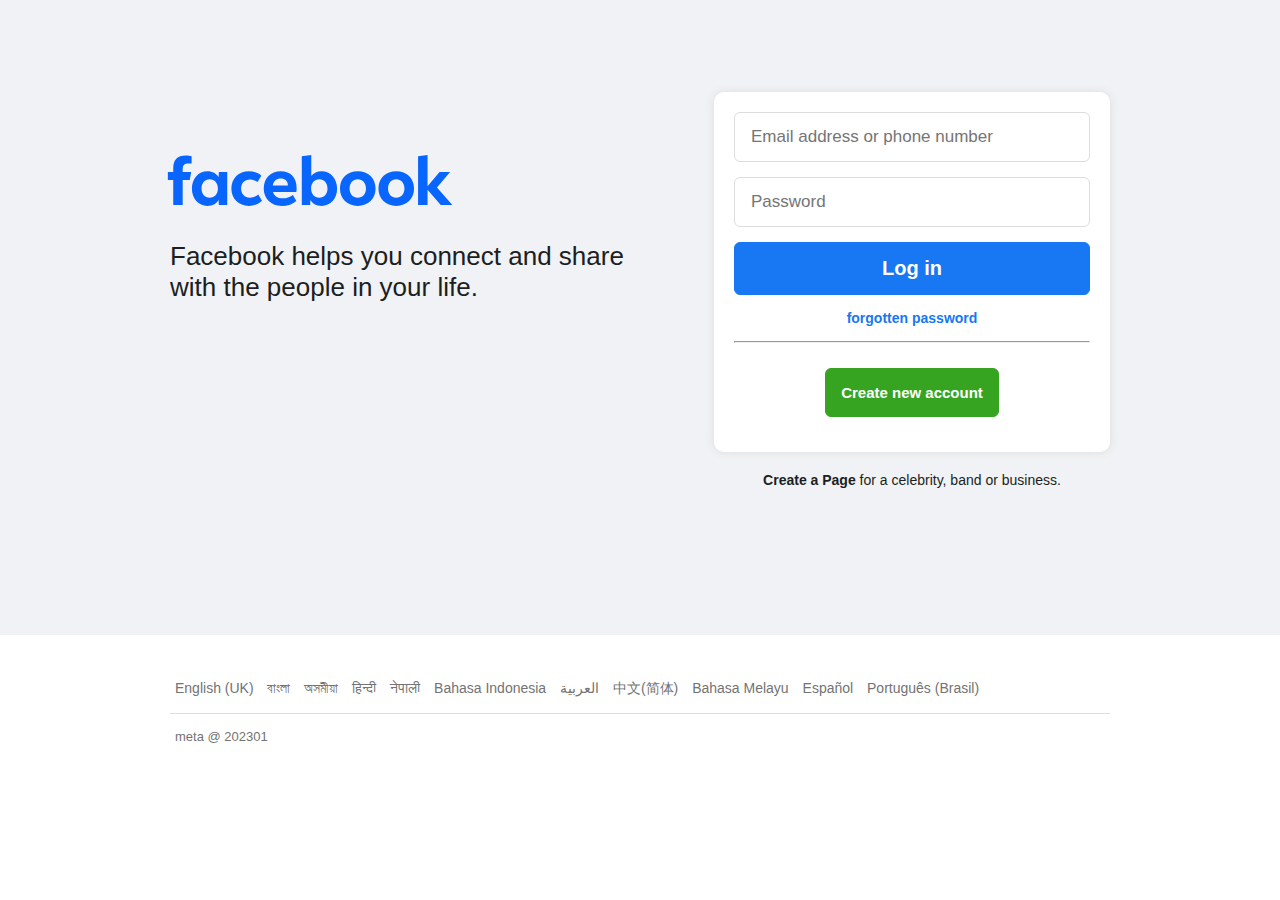
<file: index.html>
<!DOCTYPE html>
<html lang="en">
<head>
    <meta charset="UTF-8">
    <meta name="viewport" content="width=device-width, initial-scale=1.0">
    <title>Facebook - log in or sign up</title>
    <link rel="shortcut icon" href="image-file/facebook_favicon.png" type="image/x-icon">
    <link rel="stylesheet" href="style.css">
    <link rel="stylesheet" href="responsive.css">
</head>
<body>
    <div id="body-area">
        <div class="container">
            <div class="content-area">
                <div class="left-side">
                    <img src="image-file/Facebook.svg" alt="Facebook">
                    <h2>Facebook helps you connect and share <br> with the people in your life.</h2>
                </div>
                <div class="form-area">
                    <form action="#">
                        <input type="text" placeholder="Email address or phone number">
                        <input type="password" placeholder="Password">
                        <input type="button" value="Log in">
                        <a href="#">forgotten password</a>
                        <hr>
                        <button>Create new account</button>
                    </form>
                    <p><a href="#">Create a Page</a> for a celebrity, band or business.</p>
                </div>
            </div>
        </div>
    </div>

    <footer class="footer-area">
        <div class="container">
            <ul>
                <li><a href="">English (UK)</a></li>
                <li><a href="">বাংলা</a></li>
                <li><a href="">অসমীয়া</a></li>
                <li><a href="">हिन्दी</a></li>
                <li><a href="">नेपाली</a></li>
                <li><a href="">Bahasa Indonesia</a></li>
                <li><a href="">العربية</a></li>
                <li><a href="">中文(简体)</a></li>
                <li><a href="">Bahasa Melayu</a></li>
                <li><a href="">Español</a></li>
                <li><a href="">Português (Brasil)</a></li>
            </ul>
            <p>meta @ 202301</p>
        </div>
    </footer>        

</body>
</html>
</file>
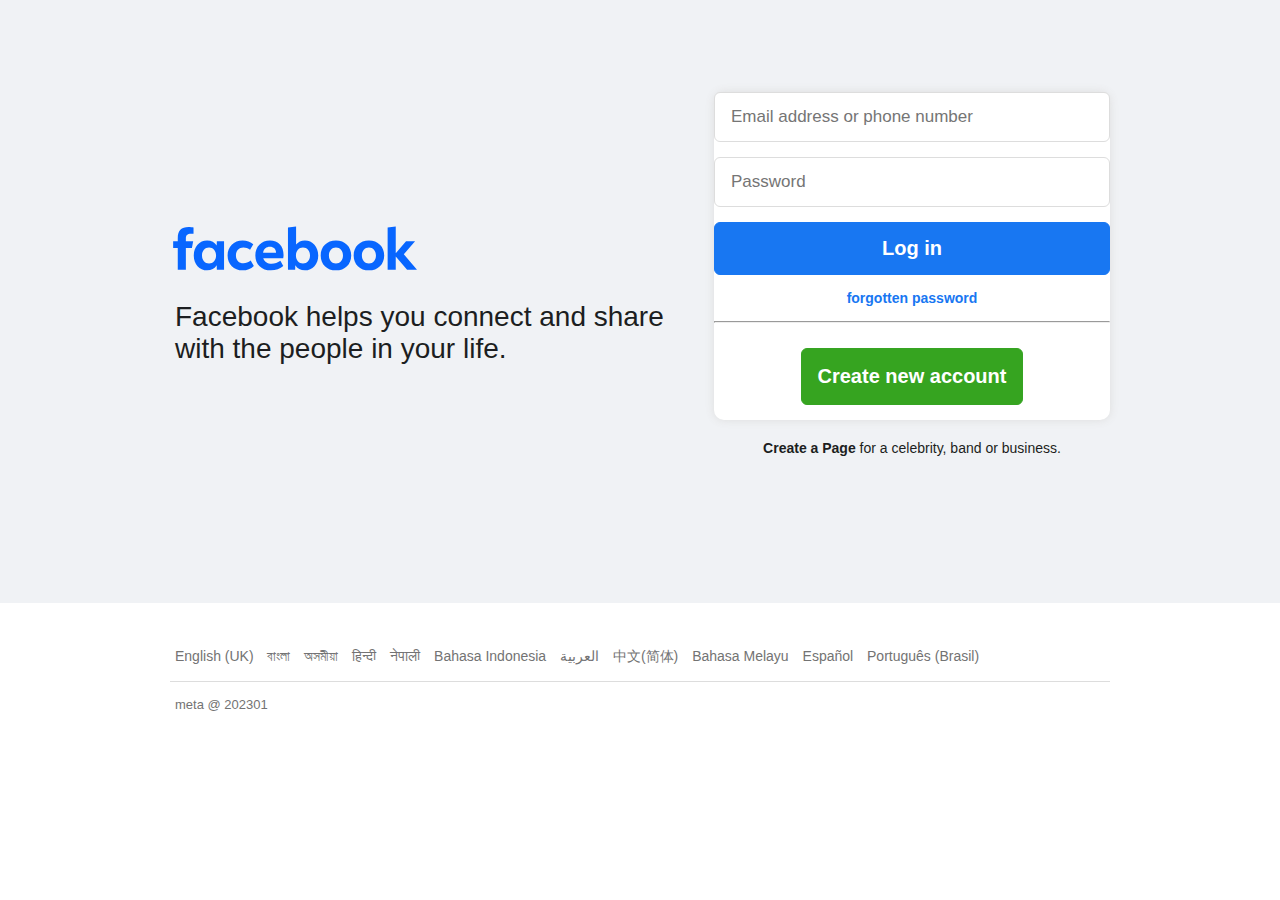
<file: facebook-page-clone-only-for learning/coding-file/index.html>
<!DOCTYPE html>
<html lang="en">
<head>
    <meta charset="UTF-8">
    <meta name="viewport" content="width=device-width, initial-scale=1.0">
    <title>Facebook - log in or sign up</title>
    <link rel="shortcut icon" href="../image-file/facebook_favicon.png" type="image/x-icon">
    <link rel="stylesheet" href="style.css">
    <link rel="stylesheet" href="responsive.css">
</head>
<body>
    <div id="body-area">
        <div class="container">
            <div class="content-area">
                <div class="left-side">
                    <img src="../image-file/Facebook.svg" alt="Facebook">
                    <h2>Facebook helps you connect and share with the people in your life.</h2>
                </div>
                <div class="form-area">
                    <form action="#">
                        <input type="text" placeholder="Email address or phone number">
                        <input type="password" placeholder="Password">
                        <input type="button" value="Log in">
                        <a href="#">forgotten password</a>
                        <hr>
                        <button>Create new account</button>
                    </form>
                    <p><a href="#">Create a Page</a> for a celebrity, band or business.</p>
                </div>
            </div>
        </div>
    </div>

    <footer class="footer-area">
        <div class="container">
            <ul>
                <li><a href="">English (UK)</a></li>
                <li><a href="">বাংলা</a></li>
                <li><a href="">অসমীয়া</a></li>
                <li><a href="">हिन्दी</a></li>
                <li><a href="">नेपाली</a></li>
                <li><a href="">Bahasa Indonesia</a></li>
                <li><a href="">العربية</a></li>
                <li><a href="">中文(简体)</a></li>
                <li><a href="">Bahasa Melayu</a></li>
                <li><a href="">Español</a></li>
                <li><a href="">Português (Brasil)</a></li>
            </ul>
            <p>meta @ 202301</p>
        </div>
    </footer>        

</body>
</html>
</file>
<file: style.css>
* {
    margin: 0;
    padding: 0;
    list-style: none;
    box-sizing: border-box;
}
body {
    font-family: Arial, Helvetica, sans-serif;
    font-size: 14px;
    color: #1c1e21;
}

/* body area style */
#body-area {
    background: #f0f2f5;
}
.container {
    width: 980px;
    padding: 20px;
    margin: 0 auto;
}
.content-area {
    display: flex;
    justify-content: space-between;
    padding: 72px 0 112px;
    /* margin-left: -30px; */
    align-items: center; 
}
.left-side {
    flex-basis: 540px;
    position: relative;
    bottom: 85px;
}
.left-side img {
    width: 350px;
    margin-left: -35px;
    padding-left: -20px;
}
.left-side h2 {
    color: #1c1e21;
    font-size: 26px;
    font-weight: normal;
    /* padding-left: 30px; */
}
.form-area {
    flex-basis: 396px;
    text-align: center;
}
.form-area form {
    background: #fff;
    box-shadow: 0 0 10px #ddd;
    border-radius: 10px;
    padding: 20px;
    text-align: center;
}
.form-area input {
    width: 100%;
    display: block;
    border: 1px solid #ddd;
    padding: 14px 16px;
    font-size: 17px;
    border-radius: 6px;
    margin-bottom: 15px;
}
.form-area input[type="button"] {
    background: #1877f2;
    border: 1px solid #1877f2;
    color: #fff;
    font-size: 20px;
    font-weight: bold;
    cursor: pointer;
}
.form-area button {
    background: #36a420;
    border: 1px solid #36a423;
    color: #fff;
    font-size: 15px;
    font-weight: bold;
    cursor: pointer;
    padding: 15px;
    border-radius: 6px;
    margin-top: 25px;
    margin-bottom: 15px;
}
.form-area a {
    color: #1877f2;
    font-size: 14px;
    font-weight: bold;
    text-decoration: none;
    margin-bottom: 15px;
    display: inline-block;
}
.form-area a:hover {
    text-decoration: underline;
}
.form-area p{
    margin-top: 20px;
    color: #1c1e21;
    font-size: 14px;
}
.form-area p a {
    color: #1c1e21;
}

/* footer-area */
.footer-area {
    background: #fff;
    padding: 25px 0;
}
.footer-area ul {
    text-align: left;
    margin-bottom: 15px;
    border-bottom: 1px solid #ddd;
    padding-bottom: 15px;
}
.footer-area ul li {
    display: inline-block;
    margin: 0 5px;
}
.footer-area ul li a {
    color: #737373;
    text-decoration: none;
    font-size: 14px;
}
.footer-area ul li a:hover {
    text-decoration: underline;
}
.footer-area .container p {
    color: #737373;
    padding-left: 5px;
    font-size: 13px;
}
</file>
<file: responsive.css>
@media screen and (max-width: 520px) {
    .container {
        width: 96%;
    }
    .content-area {
        flex-direction: column;
        padding: 35px 0;
        margin-left: 0px;
    }
    .left-side {
        flex-basis: 100%;
        text-align: center;
    }
    .left-side img {
        margin-top: 20px;
    }
    .left-side h2 {
        font-size: 22px;
        padding-left: 0px;
        margin-bottom: 0px;
    }
    .form-area {
        flex-basis: 100%;
        text-align: center;
    }
}
</file>
<file: facebook-page-clone-only-for learning/coding-file/style.css>
* {
    margin: 0;
    padding: 0;
    list-style: none;
    box-sizing: border-box;
}
body {
    font-family: Arial, Helvetica, sans-serif;
    font-size: 14px;
    color: #1c1e21;
}

/* body area style */
#body-area {
    background: #f0f2f5;
}
.container {
    width: 980px;
    padding: 20px;
    margin: 0 auto;
}
.content-area {
    display: flex;
    
    justify-content: space-between;
    padding: 72px 0 112px;
    margin-left: -25px;
    align-items: center;
    
}
.left-side {
    flex-basis: 540px;
}
.left-side img {
    width: 300px;
}
.left-side h2 {
    color: #1c1e21;
    font-size: 28px;
    font-weight: normal;
    padding-left: 30px;
}
.form-area {
    flex-basis: 396px;
    text-align: center;
}
.form-area form {
    background: #fff;
    box-shadow: 0 0 10px #ddd;
    border-radius: 10px;
    padding: 15pxp;
    text-align: center;
}
.form-area input {
    width: 100%;
    display: block;
    border: 1px solid #ddd;
    padding: 14px 16px;
    font-size: 17px;
    border-radius: 6px;
    margin-bottom: 15px;
}
.form-area input[type="button"] {
    background: #1877f2;
    border: 1px solid #1877f2;
    color: #fff;
    font-size: 20px;
    font-weight: bold;
    cursor: pointer;
}
.form-area button {
    background: #36a420;
    border: 1px solid #36a423;
    color: #fff;
    font-size: 20px;
    font-weight: bold;
    cursor: pointer;
    padding: 16px;
    border-radius: 6px;
    margin-top: 25px;
    margin-bottom: 15px;
}
.form-area a {
    color: #1877f2;
    font-size: 14px;
    font-weight: bold;
    text-decoration: none;
    margin-bottom: 15px;
    display: inline-block;
}
.form-area a:hover {
    text-decoration: underline;
}
.form-area p{
    margin-top: 20px;
    color: #1c1e21;
    font-size: 14px;
}
.form-area p a {
    color: #1c1e21;
}

/* footer-area */
.footer-area {
    background: #fff;
    padding: 25px 0;
}
.footer-area ul {
    text-align: left;
    margin-bottom: 15px;
    border-bottom: 1px solid #ddd;
    padding-bottom: 15px;
}
.footer-area ul li {
    display: inline-block;
    margin: 0 5px;
}
.footer-area ul li a {
    color: #737373;
    text-decoration: none;
    font-size: 14px;
}
.footer-area ul li a:hover {
    text-decoration: underline;
}
.footer-area .container p {
    color: #737373;
    padding-left: 5px;
    font-size: 13px;
}
</file>
<file: facebook-page-clone-only-for learning/coding-file/responsive.css>
@media screen and (max-width: 520px) {
    .container {
        width: 96%;
    }
    .content-area {
        flex-direction: column;
        padding: 35px 0;
        margin-left: 0px;
    }
    .left-side {
        flex-basis: 100%;
        text-align: center;
    }
    .left-side h2 {
        font-size: 22px;
        padding-left: 0px;
        margin-bottom: 40px;
    }
    .form-area {
        flex-basis: 100%;
        text-align: center;
    }
}
</file>
